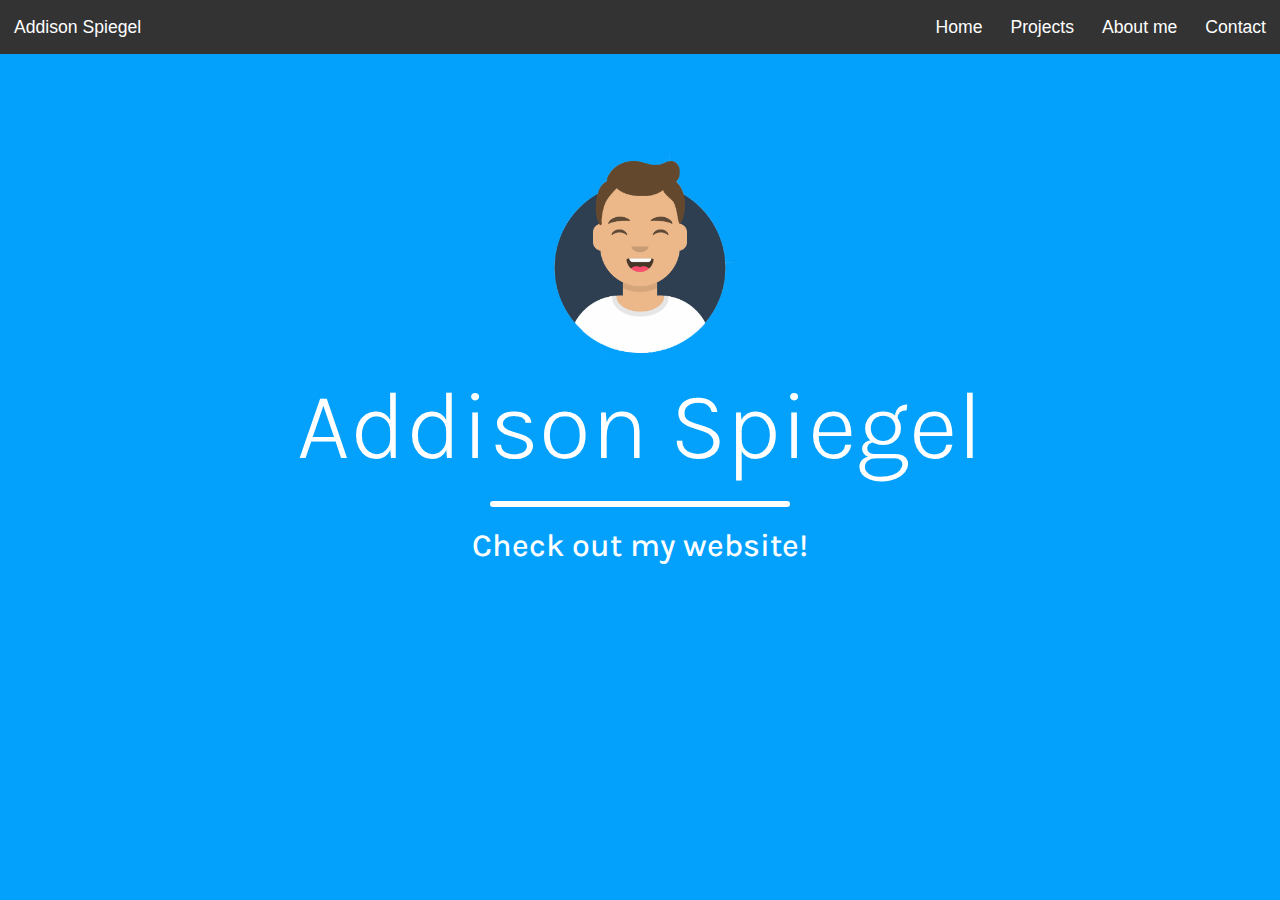
<file: index.html>
<!DOCTYPE html>
<html>
    <head>
        <link href="https://fonts.googleapis.com/css2?family=Karla:wght@700&display=swap" rel="stylesheet">
        <link rel="stylesheet" href="https://stackpath.bootstrapcdn.com/bootstrap/4.4.1/css/bootstrap.min.css">
        <title>Addison Spiegel</title>
        <link href="css/homepage.css" rel="stylesheet">

    </head>
    <body style="background-color: #03a1fc;">
      <div class="text-centered">
        <ul id="navbar">
          <li class="navtitle">Addison Spiegel</li>

          <li class="navbutton"><a href="contact.html">Contact</a></li>
          <li class="navbutton"><a href="aboutme.html">About me</a></li>
          <li class="navbutton"><a href="projects.html">Projects</a></li>
          <li class="navbutton"><a href="index.html">Home</a></li>
        </ul>
      </div>



      <div id="cover" class="container-fluid text-center">
          <img src="images/avatar.png" width="15%">
          <h1 id="title" class="display-1 pt-3">Addison Spiegel</h1>
          <hr class="rounded">
          <h2 id="title" class="display-5 pt-1">Check out my website!</h2>
      </div>





    </body>

</html>
</file>
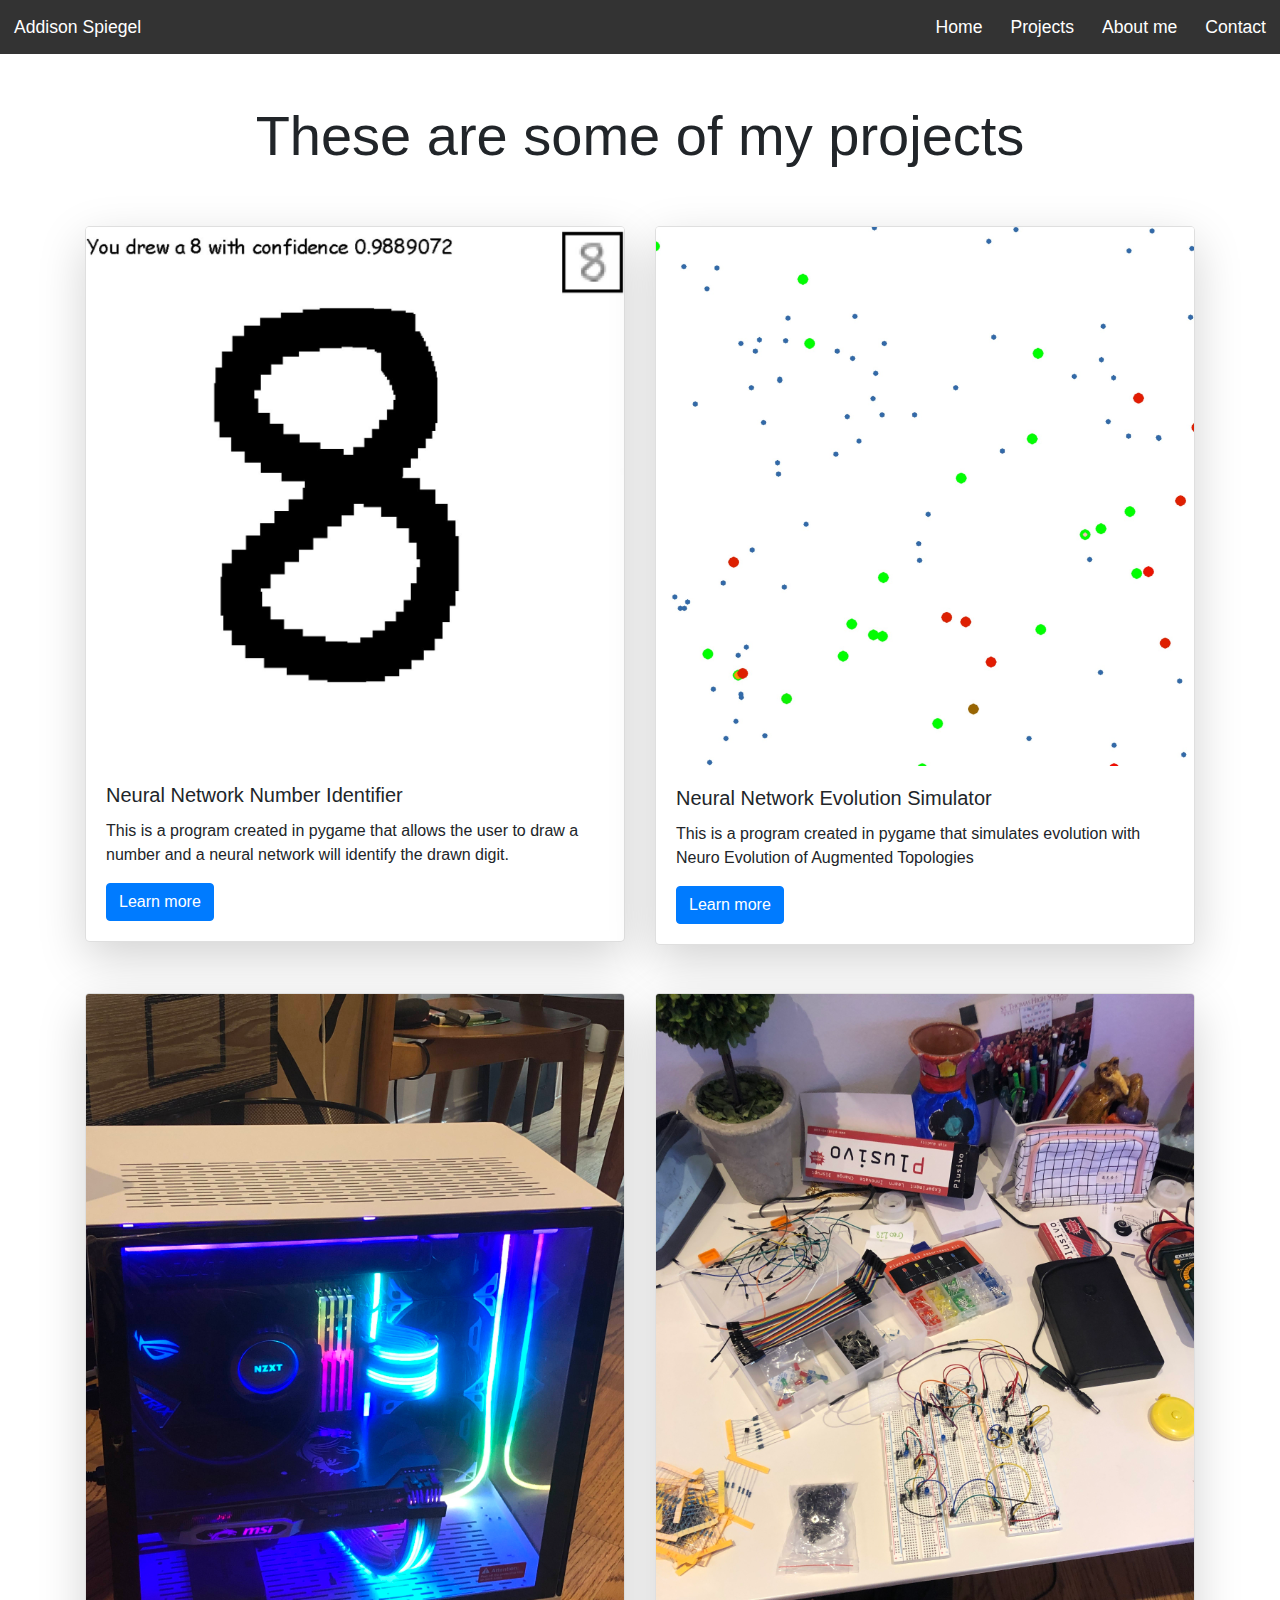
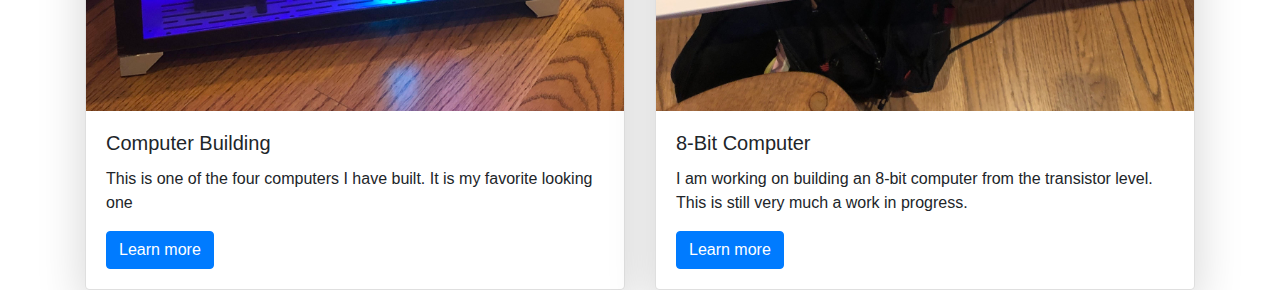
<file: projects.html>
<!DOCTYPE html>
<html>
    <head>
        <link rel="stylesheet" href="https://stackpath.bootstrapcdn.com/bootstrap/4.4.1/css/bootstrap.min.css">
        <title>Projects</title>
        <link href="css/homepage.css" rel="stylesheet">
    </head>
    <body>
      <div>
        <ul id="navbar">
          <li class="navtitle">Addison Spiegel</li>

          <li class="navbutton"><a href="contact.html">Contact</a></li>
          <li class="navbutton"><a href="aboutme.html">About me</a></li>
          <li class="navbutton"><a href="projects.html">Projects</a></li>
          <li class="navbutton"><a href="index.html">Home</a></li>
        </ul>
      </div>

      <h1 class="display-4 text-center pt-5">These are some of my projects</h1>

      <div class="container pt-5">
        <div class="row">

            <div class="col-sm-6">
                <div class="card shadow-lg rounded-lg">
                  <img class="card-img-top" src="images/nnimg.jpg">
                  <div class="card-body">
                    <h5 class="card-title">Neural Network Number Identifier</h5>
                    <p class="card-text">This is a program created in pygame that allows the user to draw a number and a neural network will identify the drawn digit.</p>
                    <a href="" class="btn btn-primary">Learn more</a>
                  </div>
                </div>
            </div>

            <div class="col-sm-6">
                <div class="card shadow-lg rounded-lg">
                  <img class="card-img-top" src="images/evolution.jpg">
                  <div class="card-body">
                    <h5 class="card-title">Neural Network Evolution Simulator</h5>
                    <p class="card-text">This is a program created in pygame that simulates evolution with Neuro Evolution of Augmented Topologies</p>
                    <a href="" class="btn btn-primary">Learn more</a>
                  </div>
                </div>
            </div>
        </div>

        <div class="row pt-5">
          <div class="col-sm-6">
              <div class="card shadow-lg rounded-lg">
                <img class="card-img-top" src="images/computer.jpg">
                <div class="card-body">
                  <h5 class="card-title">Computer Building</h5>
                  <p class="card-text">This is one of the four computers I have built. It is my favorite looking one</p>
                  <a href="" class="btn btn-primary">Learn more</a>
                </div>
              </div>
          </div>

          <div class="col-sm-6">
              <div class="card shadow-lg rounded-lg">
                <img class="card-img-top" src="images/8bit.jpg">
                <div class="card-body">
                  <h5 class="card-title">8-Bit Computer</h5>
                  <p class="card-text">I am working on building an 8-bit computer from the transistor level. This is still very much a work in progress.</p>
                  <a href="" class="btn btn-primary">Learn more</a>
                </div>
              </div>
          </div>
        </div>
      </div>
      <div class="row">










    </body>

</html>
</file>
<file: css/homepage.css>
.navtitle, .navbutton a {
  display: block;
  color: white;
  padding: 14px 14px;
  text-align: center;
  float: right;
  text-decoration: none;
  font-size: 110%;
}

#navbar {
  list-style: none;
  margin: 0;
  padding: 0;
  overflow: auto;
  background-color: #333;
}

.navtitle {
  float: left;
  font-size: 110%;
}

.navbutton a:hover {
  background-color: #111;
}

@media (max-width: 800px) {
  #homeimg {
    display: none;
  }
}

#cover {
  background-color: #03a1fc;
  padding-top:100px
}

#title {
  font-family: 'Karla', sans-serif;
  color: white;

}

hr.rounded {
  border-top: 6px solid #ffffff;
  border-radius: 5px;
  width: 300px;
}

/*# sourceMappingURL=homepage.css.map */
</file>
